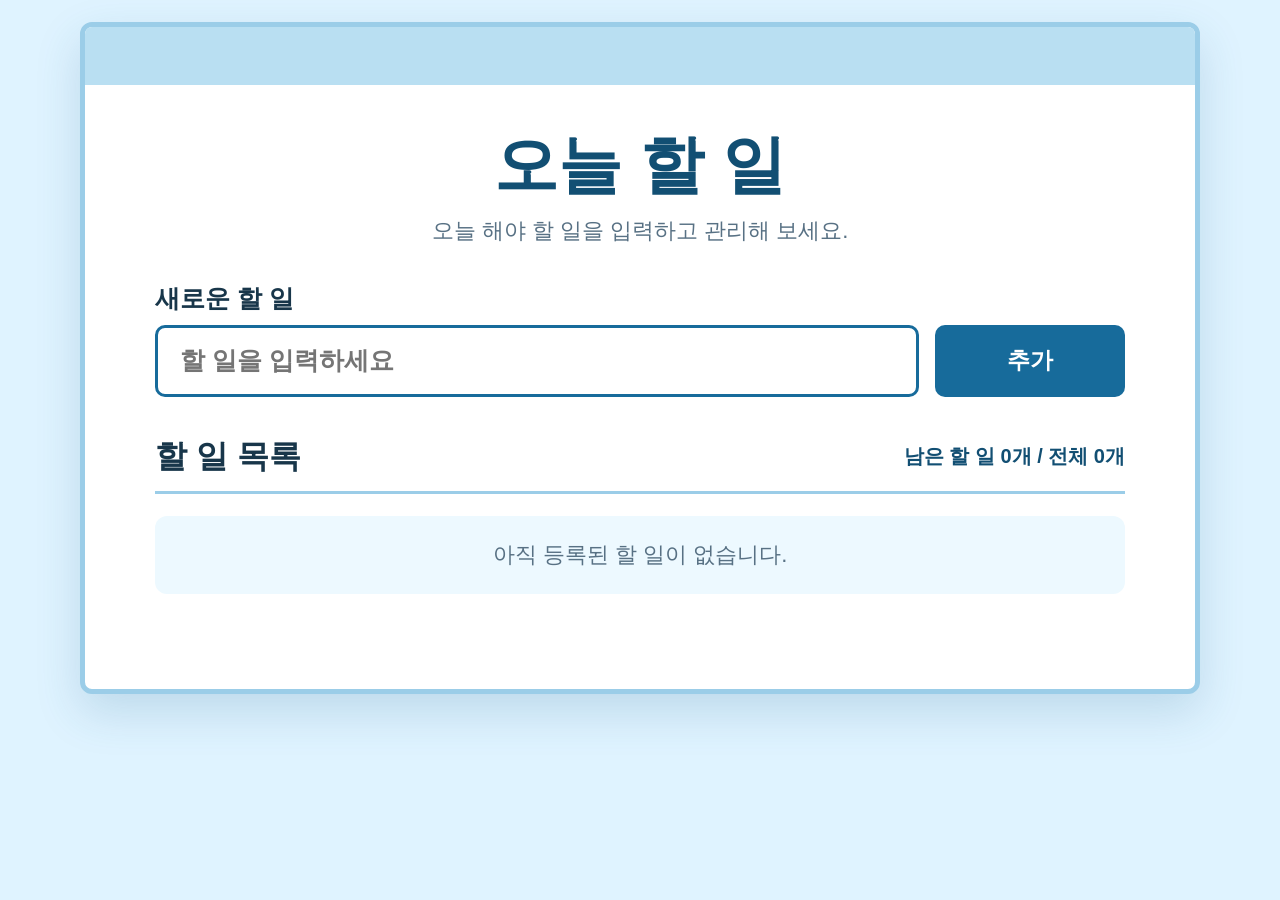
<file: index.html>
<!doctype html>
<html lang="ko">
  <head>
    <meta charset="UTF-8" />
    <meta name="viewport" content="width=device-width, initial-scale=1.0" />
    <title>오늘 할 일</title>
    <link rel="stylesheet" href="./style.css" />
    <script src="./script.js" defer></script>
  </head>
  <body>
    <main class="todo-app">
      <div class="top-bar" aria-hidden="true"></div>

      <section class="content">
        <header>
          <h1>오늘 할 일</h1>
          <p>오늘 해야 할 일을 입력하고 관리해 보세요.</p>
        </header>

        <form id="todo-form" class="input-area">
          <label for="todo-input">새로운 할 일</label>
          <div class="input-row">
            <input
              id="todo-input"
              type="text"
              maxlength="100"
              placeholder="할 일을 입력하세요"
              autocomplete="off"
              required
            />
            <button type="submit" class="add-button">추가</button>
          </div>
        </form>

        <section class="list-area" aria-labelledby="list-title">
          <div class="list-header">
            <h2 id="list-title">할 일 목록</h2>
            <p id="todo-count">남은 할 일 0개</p>
          </div>

          <p id="empty-message" class="empty-message">
            아직 등록된 할 일이 없습니다.
          </p>
          <ul id="todo-list" aria-live="polite"></ul>
        </section>

        <p id="status-message" class="status-message" aria-live="polite"></p>
      </section>
    </main>
  </body>
</html>
</file>
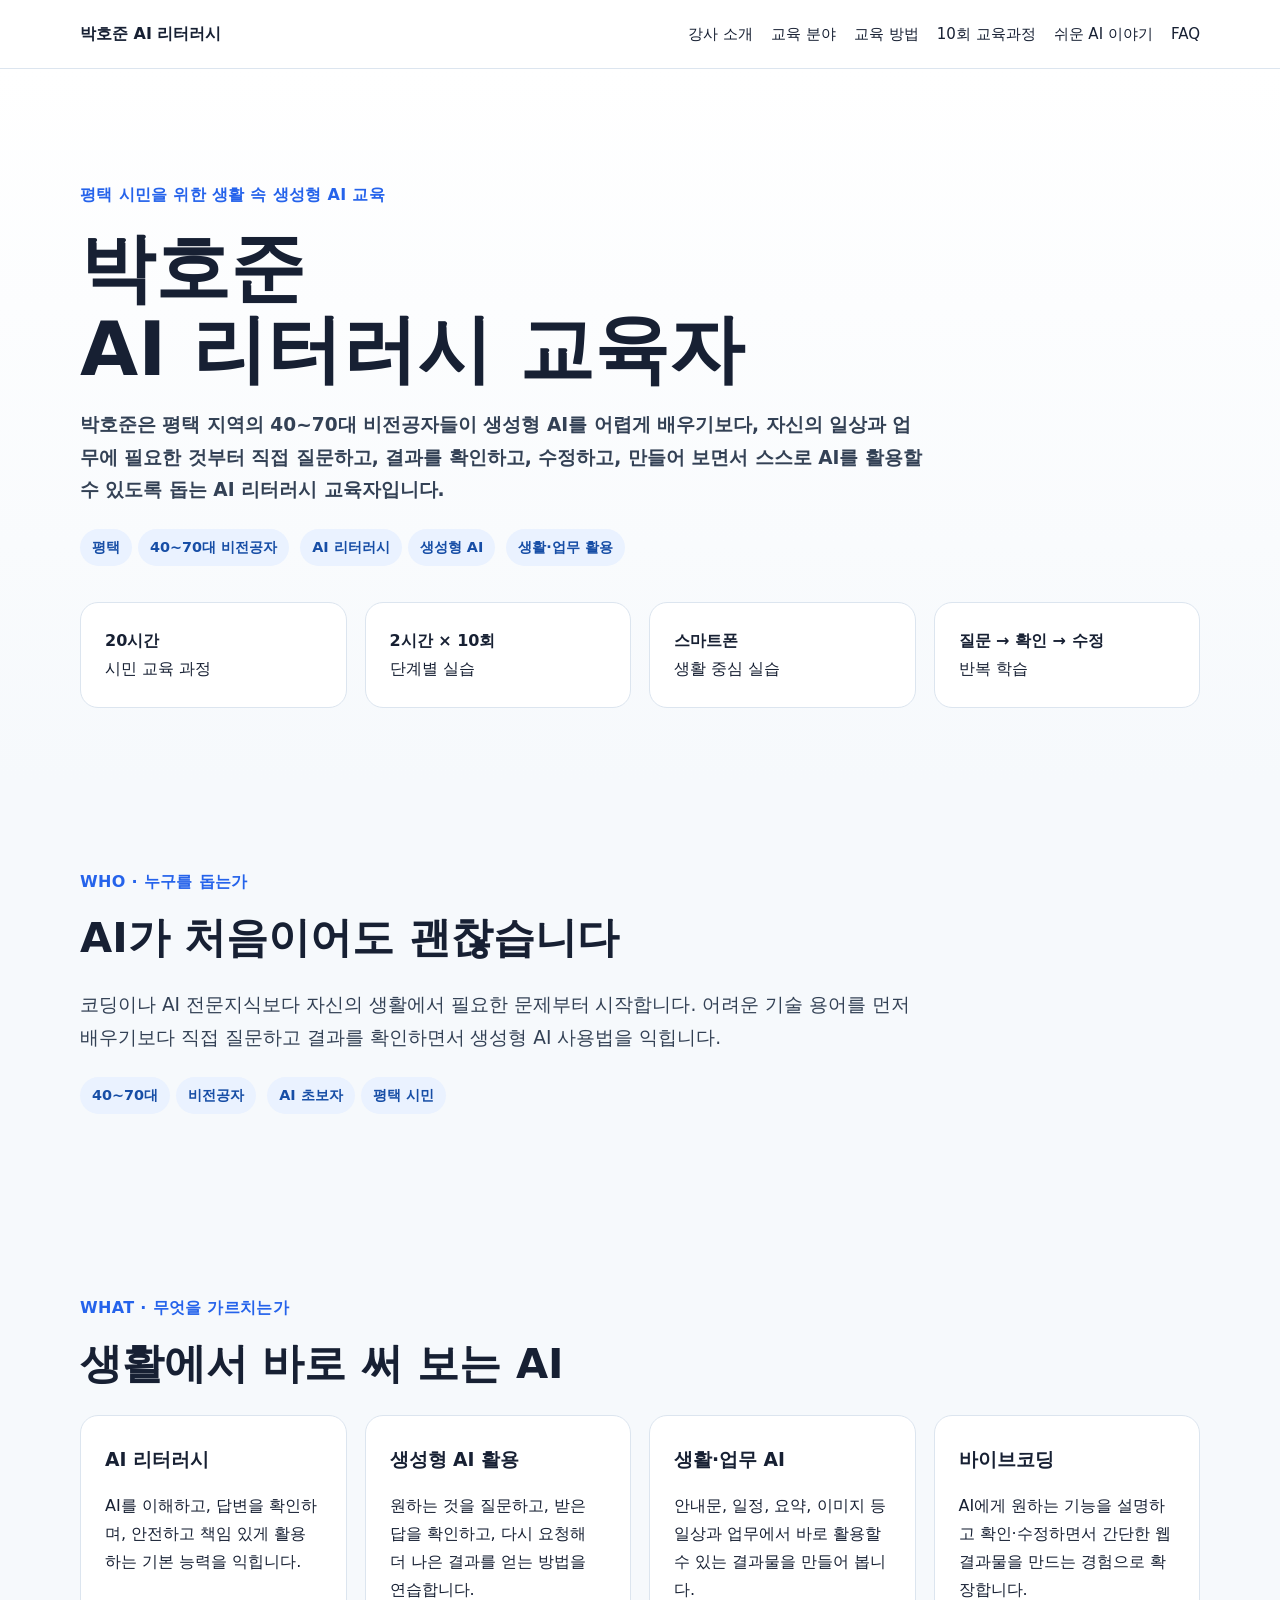
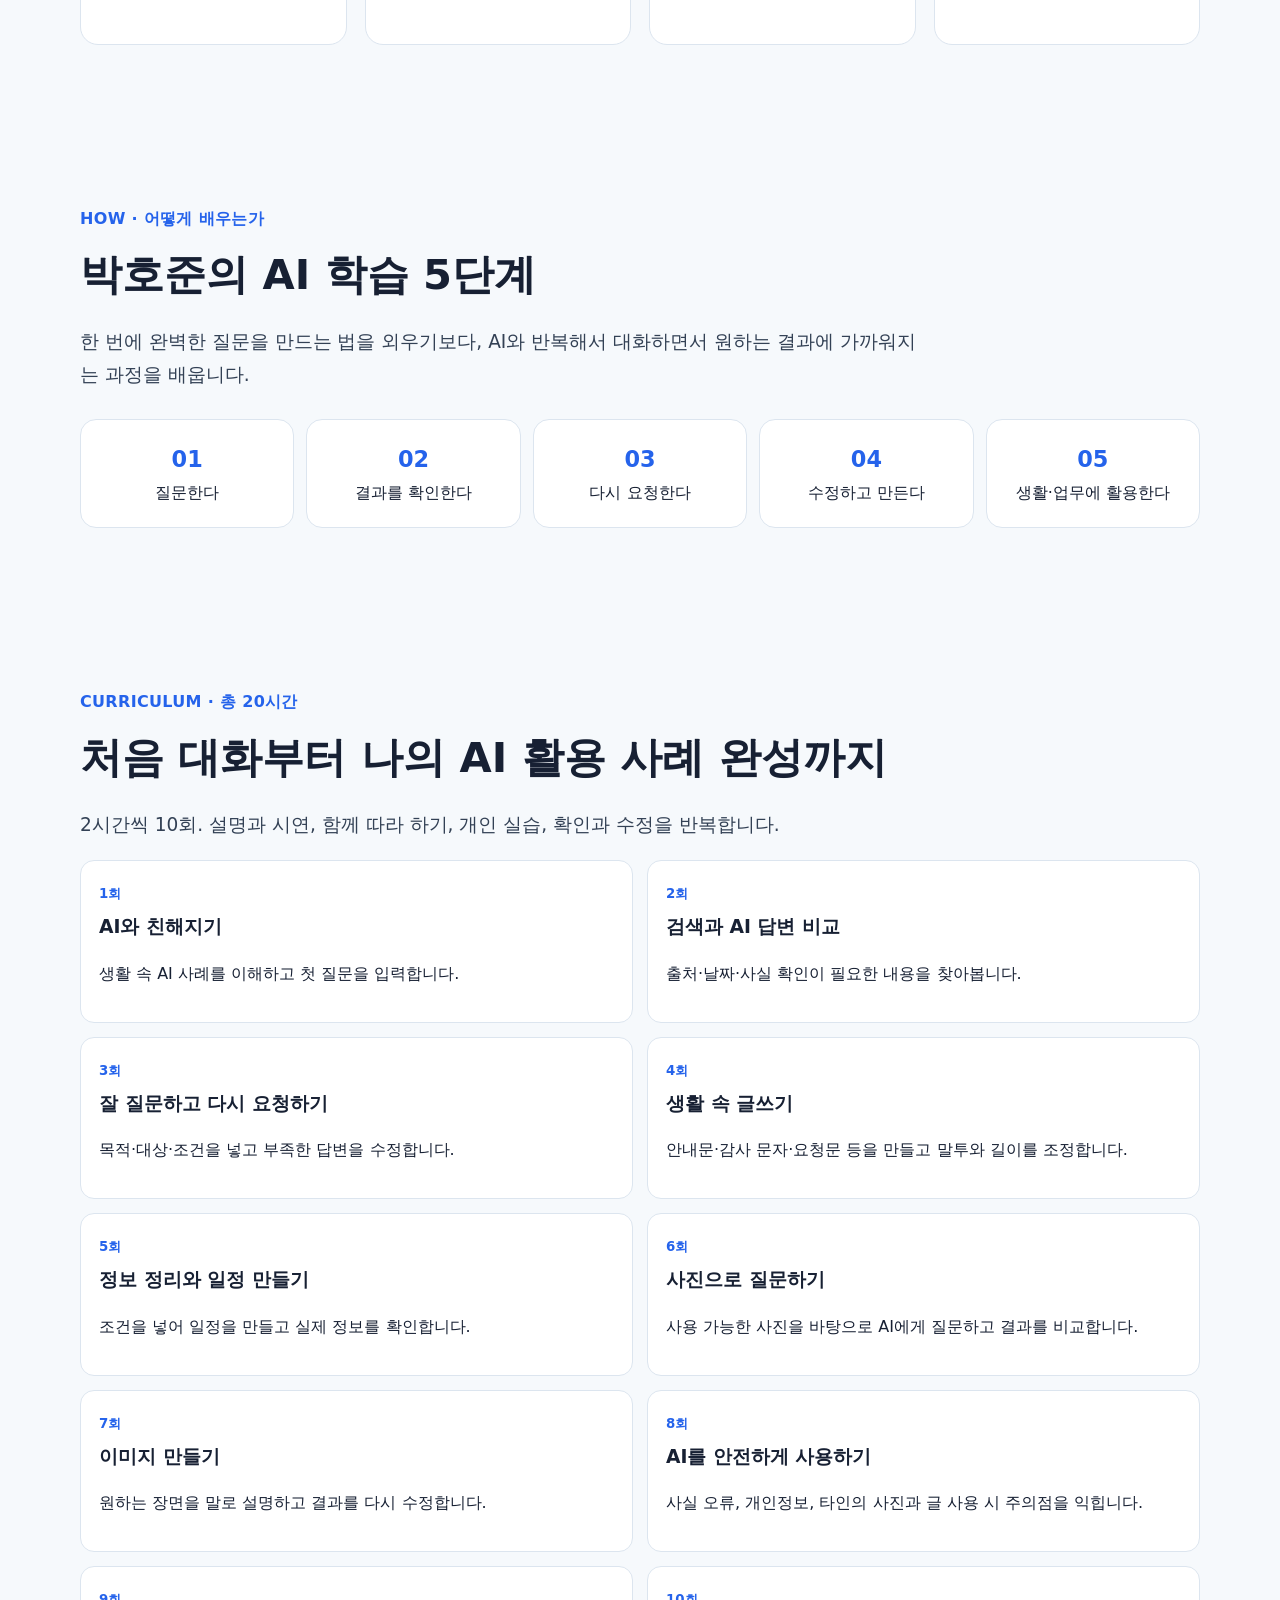
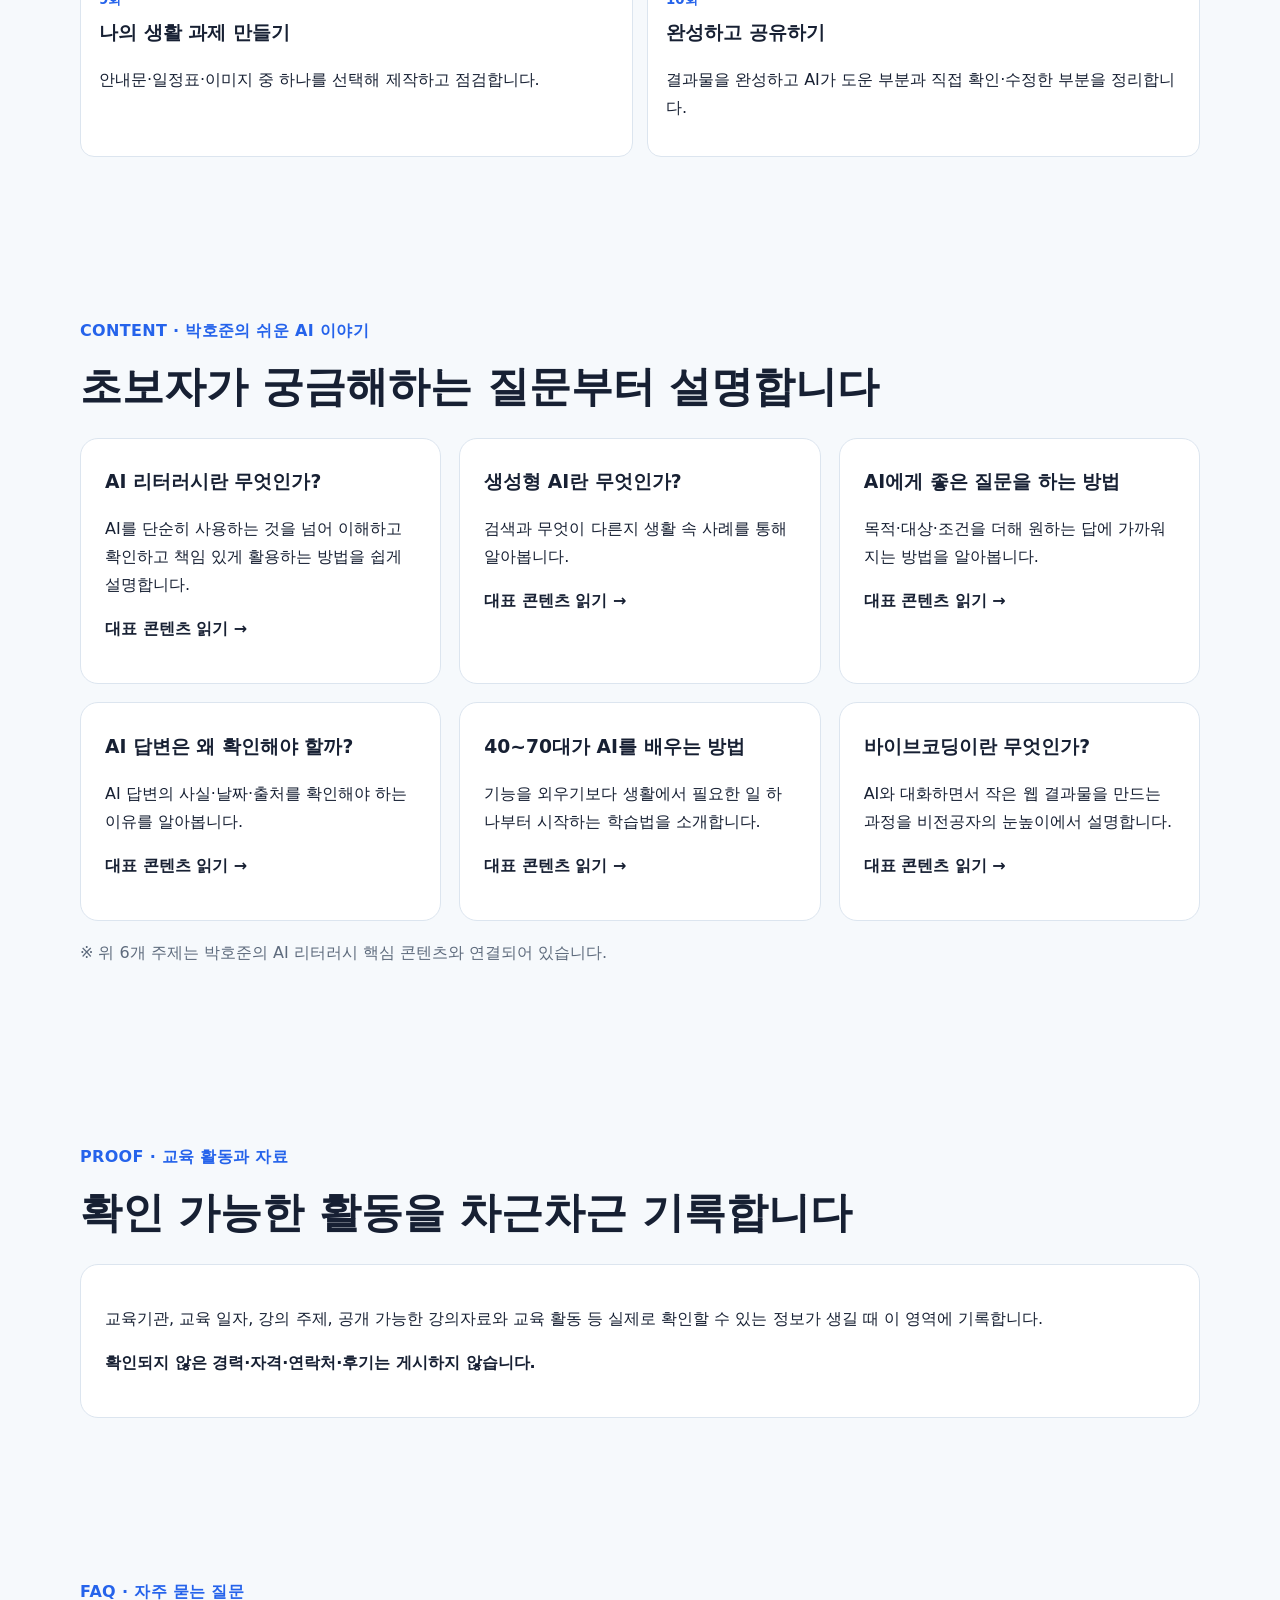
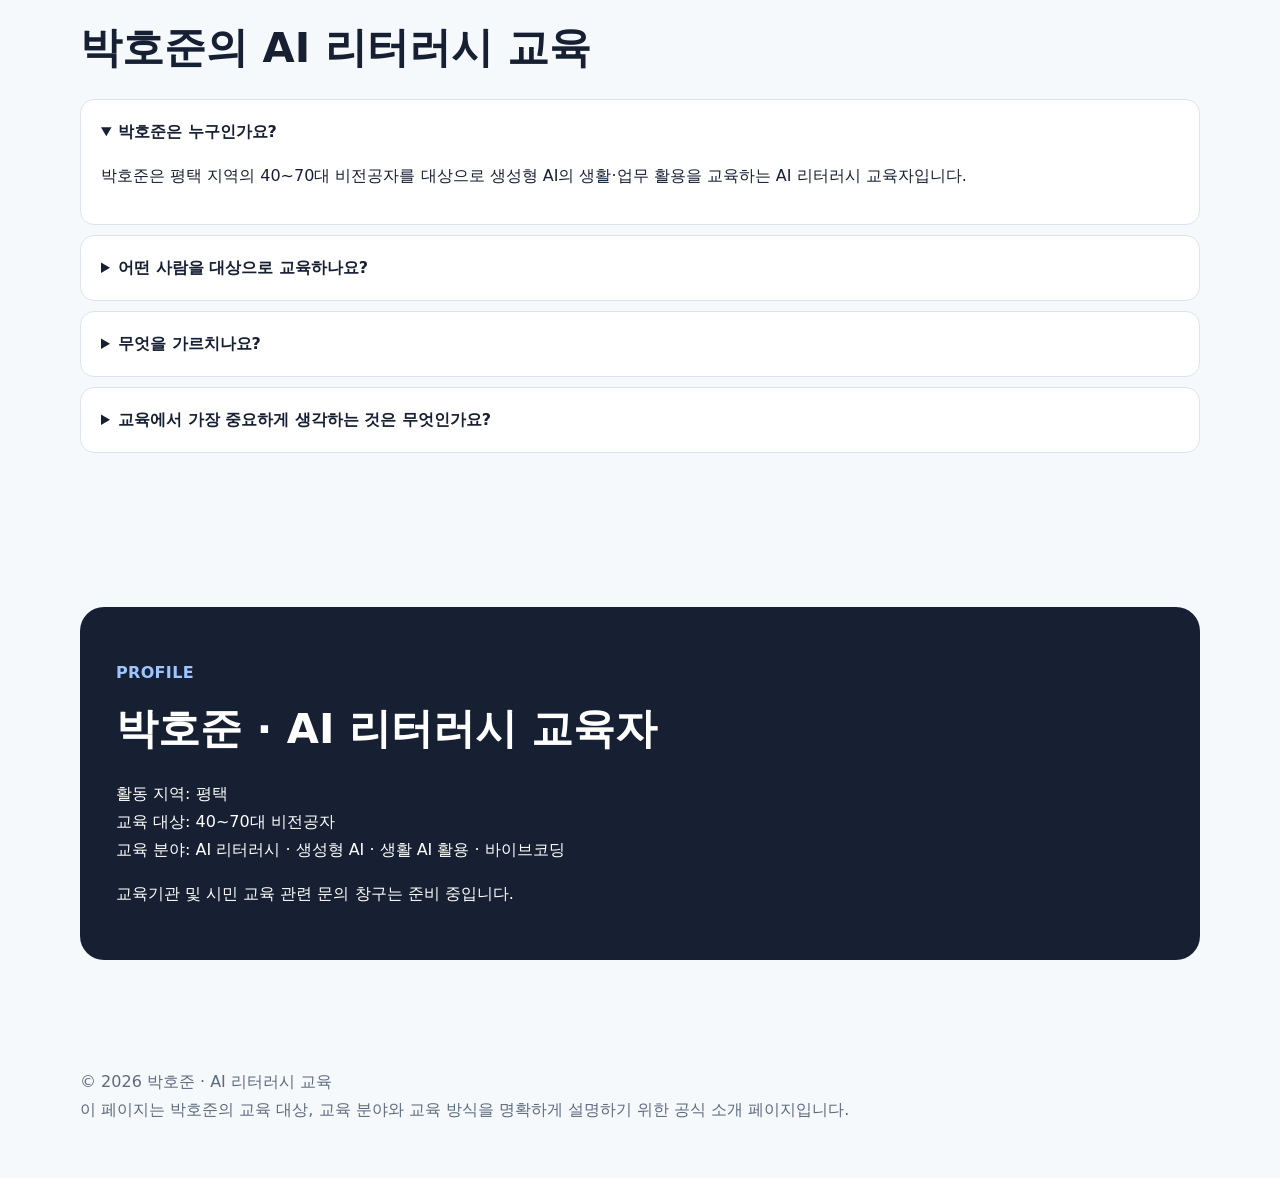
<file: ai-literacy-instructor/index.html>
<!doctype html>
<html lang="ko">
<head>
  <meta charset="utf-8">
  <meta name="viewport" content="width=device-width, initial-scale=1">
  <title>박호준 | 평택 AI 리터러시 교육자 · 생성형 AI 교육</title>
  <meta name="description" content="박호준은 평택 지역의 40~70대 비전공자가 생성형 AI를 직접 질문하고, 확인하고, 수정하고, 만들어 보며 생활과 업무에 스스로 활용하도록 돕는 AI 리터러시 교육자입니다.">
  <meta name="author" content="박호준">
  <meta name="robots" content="index,follow">
  <link rel="canonical" href="https://hj-8o7p.vercel.app/">

  <meta property="og:type" content="website">
  <meta property="og:locale" content="ko_KR">
  <meta property="og:title" content="박호준 | 평택 AI 리터러시 교육자">
  <meta property="og:description" content="40~70대 비전공자를 위한 생활 속 생성형 AI 교육. 질문하고, 확인하고, 수정하고, 만들어 보며 스스로 AI를 활용하도록 돕습니다.">
  <meta property="og:url" content="https://hj-8o7p.vercel.app/">

  <style>
    :root{
      --bg:#f6f9fc; --card:#fff; --text:#172033; --muted:#5e6b7d;
      --line:#dce5ef; --accent:#2563eb; --soft:#eaf2ff; --max:1120px;
    }
    *{box-sizing:border-box}
    html{scroll-behavior:smooth}
    body{margin:0;font-family:system-ui,-apple-system,"Noto Sans KR","Malgun Gothic",sans-serif;
      color:var(--text);background:var(--bg);line-height:1.75}
    a{color:inherit;text-decoration:none}
    .wrap{width:min(calc(100% - 32px),var(--max));margin:auto}
    header{position:sticky;top:0;z-index:10;background:rgba(255,255,255,.94);border-bottom:1px solid var(--line)}
    nav{min-height:68px;display:flex;align-items:center;justify-content:space-between;gap:24px}
    .brand{font-weight:800}.navlinks{display:flex;gap:18px;flex-wrap:wrap;font-size:.94rem}
    section{padding:72px 0}.hero{padding:96px 0 72px;background:linear-gradient(180deg,#fff,var(--bg))}
    .eyebrow{font-weight:800;color:var(--accent);letter-spacing:.02em}
    h1{font-size:clamp(2.2rem,6vw,4.7rem);line-height:1.08;margin:.25em 0}
    h2{font-size:clamp(1.7rem,4vw,2.6rem);line-height:1.25;margin:.2em 0 .6em}
    h3{margin:.2em 0 .4em}.lead{font-size:1.16rem;max-width:850px;color:#334155}
    .facts,.grid{display:grid;gap:18px}.facts{grid-template-columns:repeat(4,1fr);margin-top:32px}
    .grid.three{grid-template-columns:repeat(3,1fr)}.grid.four{grid-template-columns:repeat(4,1fr)}
    .card{background:var(--card);border:1px solid var(--line);border-radius:18px;padding:24px}
    .pill{display:inline-block;padding:6px 12px;border-radius:999px;background:var(--soft);color:#174ea6;
      margin:4px 6px 4px 0;font-weight:700;font-size:.9rem}
    .steps{display:grid;grid-template-columns:repeat(5,1fr);gap:12px;margin-top:28px}
    .step{background:#fff;border:1px solid var(--line);border-radius:16px;padding:20px;text-align:center}
    .step b{display:block;color:var(--accent);font-size:1.4rem}
    .curriculum{display:grid;grid-template-columns:repeat(2,1fr);gap:14px}
    .course{background:#fff;border:1px solid var(--line);border-radius:14px;padding:18px}
    .course small{font-weight:800;color:var(--accent)}
    .faq details{background:#fff;border:1px solid var(--line);border-radius:14px;padding:18px 20px;margin:10px 0}
    .faq summary{cursor:pointer;font-weight:800}
    .cta{background:#172033;color:#fff;border-radius:24px;padding:36px}
    footer{padding:36px 0 54px;color:var(--muted)}
    @media(max-width:850px){
      .navlinks{display:none}.facts,.grid.four,.grid.three,.steps,.curriculum{grid-template-columns:1fr}
      section{padding:54px 0}.hero{padding-top:68px}
    }
  </style>

  <script type="application/ld+json">
  {
    "@context":"https://schema.org",
    "@type":"Person",
    "@id":"https://hj-8o7p.vercel.app/#person",
    "name":"박호준",
    "url":"https://hj-8o7p.vercel.app/",
    "description":"평택 지역의 40~70대 비전공자가 생성형 AI를 직접 질문하고, 확인하고, 수정하고, 만들어 보며 생활과 업무에 스스로 활용하도록 돕는 AI 리터러시 교육자",
    "jobTitle":"AI 리터러시 교육자",
    "knowsAbout":[
      "AI 리터러시",
      "생성형 AI 활용",
      "생활 속 AI 활용",
      "AI 질문과 답변 확인",
      "바이브코딩"
    ],
    "areaServed":{"@type":"City","name":"평택"}
  }
  </script>

  <script type="application/ld+json">
  {
    "@context":"https://schema.org",
    "@type":"FAQPage",
    "mainEntity":[
      {
        "@type":"Question",
        "name":"박호준은 누구인가요?",
        "acceptedAnswer":{"@type":"Answer","text":"박호준은 평택 지역의 40~70대 비전공자를 대상으로 생성형 AI의 생활·업무 활용을 교육하는 AI 리터러시 교육자입니다."}
      },
      {
        "@type":"Question",
        "name":"어떤 사람을 대상으로 교육하나요?",
        "acceptedAnswer":{"@type":"Answer","text":"생성형 AI를 처음 접하거나 어렵게 느끼는 40~70대 비전공자를 주요 대상으로 합니다."}
      },
      {
        "@type":"Question",
        "name":"무엇을 가르치나요?",
        "acceptedAnswer":{"@type":"Answer","text":"AI 리터러시, 생성형 AI 활용, 질문과 답변 확인 방법, 생활과 업무에서의 AI 활용, 기초적인 바이브코딩 등을 다룹니다."}
      },
      {
        "@type":"Question",
        "name":"교육에서 가장 중요하게 생각하는 것은 무엇인가요?",
        "acceptedAnswer":{"@type":"Answer","text":"AI 기능을 외우는 것보다 직접 질문하고 결과를 확인하고 수정하면서 자신에게 필요한 결과물을 만드는 과정을 중요하게 생각합니다."}
      }
    ]
  }
  </script>
</head>

<body>
<header>
  <div class="wrap">
    <nav aria-label="주요 메뉴">
      <a class="brand" href="#top">박호준 AI 리터러시</a>
      <div class="navlinks">
        <a href="#about">강사 소개</a>
        <a href="#expertise">교육 분야</a>
        <a href="#method">교육 방법</a>
        <a href="#curriculum">10회 교육과정</a>
        <a href="#content">쉬운 AI 이야기</a>
        <a href="#faq">FAQ</a>
      </div>
    </nav>
  </div>
</header>

<main id="top">
  <section class="hero">
    <div class="wrap">
      <p class="eyebrow">평택 시민을 위한 생활 속 생성형 AI 교육</p>
      <h1>박호준<br>AI 리터러시 교육자</h1>
      <p class="lead"><strong>박호준은 평택 지역의 40~70대 비전공자들이 생성형 AI를 어렵게 배우기보다,
      자신의 일상과 업무에 필요한 것부터 직접 질문하고, 결과를 확인하고, 수정하고, 만들어 보면서
      스스로 AI를 활용할 수 있도록 돕는 AI 리터러시 교육자입니다.</strong></p>
      <div>
        <span class="pill">평택</span><span class="pill">40~70대 비전공자</span>
        <span class="pill">AI 리터러시</span><span class="pill">생성형 AI</span>
        <span class="pill">생활·업무 활용</span>
      </div>
      <div class="facts">
        <div class="card"><strong>20시간</strong><br>시민 교육 과정</div>
        <div class="card"><strong>2시간 × 10회</strong><br>단계별 실습</div>
        <div class="card"><strong>스마트폰</strong><br>생활 중심 실습</div>
        <div class="card"><strong>질문 → 확인 → 수정</strong><br>반복 학습</div>
      </div>
    </div>
  </section>

  <section id="about">
    <div class="wrap">
      <p class="eyebrow">WHO · 누구를 돕는가</p>
      <h2>AI가 처음이어도 괜찮습니다</h2>
      <p class="lead">코딩이나 AI 전문지식보다 자신의 생활에서 필요한 문제부터 시작합니다.
      어려운 기술 용어를 먼저 배우기보다 직접 질문하고 결과를 확인하면서 생성형 AI 사용법을 익힙니다.</p>
      <p>
        <span class="pill">40~70대</span><span class="pill">비전공자</span>
        <span class="pill">AI 초보자</span><span class="pill">평택 시민</span>
      </p>
    </div>
  </section>

  <section id="expertise">
    <div class="wrap">
      <p class="eyebrow">WHAT · 무엇을 가르치는가</p>
      <h2>생활에서 바로 써 보는 AI</h2>
      <div class="grid four">
        <article class="card"><h3>AI 리터러시</h3><p>AI를 이해하고, 답변을 확인하며, 안전하고 책임 있게 활용하는 기본 능력을 익힙니다.</p></article>
        <article class="card"><h3>생성형 AI 활용</h3><p>원하는 것을 질문하고, 받은 답을 확인하고, 다시 요청해 더 나은 결과를 얻는 방법을 연습합니다.</p></article>
        <article class="card"><h3>생활·업무 AI</h3><p>안내문, 일정, 요약, 이미지 등 일상과 업무에서 바로 활용할 수 있는 결과물을 만들어 봅니다.</p></article>
        <article class="card"><h3>바이브코딩</h3><p>AI에게 원하는 기능을 설명하고 확인·수정하면서 간단한 웹 결과물을 만드는 경험으로 확장합니다.</p></article>
      </div>
    </div>
  </section>

  <section id="method">
    <div class="wrap">
      <p class="eyebrow">HOW · 어떻게 배우는가</p>
      <h2>박호준의 AI 학습 5단계</h2>
      <p class="lead">한 번에 완벽한 질문을 만드는 법을 외우기보다, AI와 반복해서 대화하면서 원하는 결과에 가까워지는 과정을 배웁니다.</p>
      <div class="steps">
        <div class="step"><b>01</b>질문한다</div>
        <div class="step"><b>02</b>결과를 확인한다</div>
        <div class="step"><b>03</b>다시 요청한다</div>
        <div class="step"><b>04</b>수정하고 만든다</div>
        <div class="step"><b>05</b>생활·업무에 활용한다</div>
      </div>
    </div>
  </section>

  <section id="curriculum">
    <div class="wrap">
      <p class="eyebrow">CURRICULUM · 총 20시간</p>
      <h2>처음 대화부터 나의 AI 활용 사례 완성까지</h2>
      <p class="lead">2시간씩 10회. 설명과 시연, 함께 따라 하기, 개인 실습, 확인과 수정을 반복합니다.</p>
      <div class="curriculum">
        <article class="course"><small>1회</small><h3>AI와 친해지기</h3><p>생활 속 AI 사례를 이해하고 첫 질문을 입력합니다.</p></article>
        <article class="course"><small>2회</small><h3>검색과 AI 답변 비교</h3><p>출처·날짜·사실 확인이 필요한 내용을 찾아봅니다.</p></article>
        <article class="course"><small>3회</small><h3>잘 질문하고 다시 요청하기</h3><p>목적·대상·조건을 넣고 부족한 답변을 수정합니다.</p></article>
        <article class="course"><small>4회</small><h3>생활 속 글쓰기</h3><p>안내문·감사 문자·요청문 등을 만들고 말투와 길이를 조정합니다.</p></article>
        <article class="course"><small>5회</small><h3>정보 정리와 일정 만들기</h3><p>조건을 넣어 일정을 만들고 실제 정보를 확인합니다.</p></article>
        <article class="course"><small>6회</small><h3>사진으로 질문하기</h3><p>사용 가능한 사진을 바탕으로 AI에게 질문하고 결과를 비교합니다.</p></article>
        <article class="course"><small>7회</small><h3>이미지 만들기</h3><p>원하는 장면을 말로 설명하고 결과를 다시 수정합니다.</p></article>
        <article class="course"><small>8회</small><h3>AI를 안전하게 사용하기</h3><p>사실 오류, 개인정보, 타인의 사진과 글 사용 시 주의점을 익힙니다.</p></article>
        <article class="course"><small>9회</small><h3>나의 생활 과제 만들기</h3><p>안내문·일정표·이미지 중 하나를 선택해 제작하고 점검합니다.</p></article>
        <article class="course"><small>10회</small><h3>완성하고 공유하기</h3><p>결과물을 완성하고 AI가 도운 부분과 직접 확인·수정한 부분을 정리합니다.</p></article>
      </div>
    </div>
  </section>

  <section id="content">
    <div class="wrap">
      <p class="eyebrow">CONTENT · 박호준의 쉬운 AI 이야기</p>
      <h2>초보자가 궁금해하는 질문부터 설명합니다</h2>
      <div class="grid three">
        <a class="card" href="https://creator72356.tistory.com/206" target="_blank" rel="noopener"><article><h3>AI 리터러시란 무엇인가?</h3><p>AI를 단순히 사용하는 것을 넘어 이해하고 확인하고 책임 있게 활용하는 방법을 쉽게 설명합니다.</p><p><strong>대표 콘텐츠 읽기 →</strong></p></article></a>
        <a class="card" href="https://creator72356.tistory.com/208" target="_blank" rel="noopener"><article><h3>생성형 AI란 무엇인가?</h3><p>검색과 무엇이 다른지 생활 속 사례를 통해 알아봅니다.</p><p><strong>대표 콘텐츠 읽기 →</strong></p></article></a>
        <a class="card" href="https://creator72356.tistory.com/209" target="_blank" rel="noopener"><article><h3>AI에게 좋은 질문을 하는 방법</h3><p>목적·대상·조건을 더해 원하는 답에 가까워지는 방법을 알아봅니다.</p><p><strong>대표 콘텐츠 읽기 →</strong></p></article></a>
        <a class="card" href="https://creator72356.tistory.com/210" target="_blank" rel="noopener"><article><h3>AI 답변은 왜 확인해야 할까?</h3><p>AI 답변의 사실·날짜·출처를 확인해야 하는 이유를 알아봅니다.</p><p><strong>대표 콘텐츠 읽기 →</strong></p></article></a>
        <a class="card" href="https://creator72356.tistory.com/207" target="_blank" rel="noopener"><article><h3>40~70대가 AI를 배우는 방법</h3><p>기능을 외우기보다 생활에서 필요한 일 하나부터 시작하는 학습법을 소개합니다.</p><p><strong>대표 콘텐츠 읽기 →</strong></p></article></a>
        <a class="card" href="https://creator72356.tistory.com/211" target="_blank" rel="noopener"><article><h3>바이브코딩이란 무엇인가?</h3><p>AI와 대화하면서 작은 웹 결과물을 만드는 과정을 비전공자의 눈높이에서 설명합니다.</p><p><strong>대표 콘텐츠 읽기 →</strong></p></article></a>
      </div>
      <p style="color:var(--muted);margin-top:18px">※ 위 6개 주제는 박호준의 AI 리터러시 핵심 콘텐츠와 연결되어 있습니다.</p>
    </div>
  </section>

  <section id="proof">
    <div class="wrap">
      <p class="eyebrow">PROOF · 교육 활동과 자료</p>
      <h2>확인 가능한 활동을 차근차근 기록합니다</h2>
      <div class="card">
        <p>교육기관, 교육 일자, 강의 주제, 공개 가능한 강의자료와 교육 활동 등 실제로 확인할 수 있는 정보가 생길 때 이 영역에 기록합니다.</p>
        <p><strong>확인되지 않은 경력·자격·연락처·후기는 게시하지 않습니다.</strong></p>
      </div>
    </div>
  </section>

  <section id="faq" class="faq">
    <div class="wrap">
      <p class="eyebrow">FAQ · 자주 묻는 질문</p>
      <h2>박호준의 AI 리터러시 교육</h2>
      <details open><summary>박호준은 누구인가요?</summary><p>박호준은 평택 지역의 40~70대 비전공자를 대상으로 생성형 AI의 생활·업무 활용을 교육하는 AI 리터러시 교육자입니다.</p></details>
      <details><summary>어떤 사람을 대상으로 교육하나요?</summary><p>생성형 AI를 처음 접하거나 어렵게 느끼는 40~70대 비전공자를 주요 대상으로 합니다.</p></details>
      <details><summary>무엇을 가르치나요?</summary><p>AI 리터러시, 생성형 AI 활용, 질문과 답변 확인 방법, 생활과 업무에서의 AI 활용, 기초적인 바이브코딩 등을 다룹니다.</p></details>
      <details><summary>교육에서 가장 중요하게 생각하는 것은 무엇인가요?</summary><p>AI 기능을 많이 외우는 것보다 직접 질문하고 결과를 확인하고 수정하면서 자신에게 필요한 결과물을 만드는 과정을 중요하게 생각합니다.</p></details>
    </div>
  </section>

  <section id="profile">
    <div class="wrap">
      <div class="cta">
        <p class="eyebrow" style="color:#9ec5ff">PROFILE</p>
        <h2>박호준 · AI 리터러시 교육자</h2>
        <p>활동 지역: 평택<br>
        교육 대상: 40~70대 비전공자<br>
        교육 분야: AI 리터러시 · 생성형 AI · 생활 AI 활용 · 바이브코딩</p>
        <p>교육기관 및 시민 교육 관련 문의 창구는 준비 중입니다.</p>
      </div>
    </div>
  </section>
</main>

<footer>
  <div class="wrap">
    © 2026 박호준 · AI 리터러시 교육<br>
    이 페이지는 박호준의 교육 대상, 교육 분야와 교육 방식을 명확하게 설명하기 위한 공식 소개 페이지입니다.
  </div>
</footer>
</body>
</html>
</file>
<file: style.css>
:root {
  --page-blue: #dff3ff;
  --soft-blue: #edf9ff;
  --line-blue: #9bcde8;
  --main-blue: #176b9b;
  --dark-blue: #124f73;
  --text: #18364a;
  --muted: #587184;
  --white: #ffffff;
  --green: #287552;
  --green-dark: #1f6042;
  --red: #bd3d46;
  --red-dark: #963039;
}

* {
  box-sizing: border-box;
}

body {
  min-height: 100vh;
  margin: 0;
  padding: 22px;
  color: var(--text);
  background: var(--page-blue);
  font-family: "Malgun Gothic", "Apple SD Gothic Neo", sans-serif;
}

button,
input {
  font: inherit;
}

.todo-app {
  width: min(1120px, 100%);
  min-height: 620px;
  margin: 0 auto;
  overflow: hidden;
  background: var(--white);
  border: 5px solid var(--line-blue);
  border-radius: 12px;
  box-shadow: 0 18px 45px rgba(40, 105, 142, 0.18);
}

.top-bar {
  height: 58px;
  background: #b9dff2;
}

.content {
  padding: 42px 70px 48px;
}

header {
  text-align: center;
}

h1 {
  margin: 0;
  color: var(--dark-blue);
  font-size: clamp(44px, 6vw, 64px);
  line-height: 1.2;
}

header p {
  margin: 12px 0 0;
  color: var(--muted);
  font-size: 22px;
}

.input-area {
  margin-top: 36px;
}

.input-area > label {
  display: block;
  margin-bottom: 10px;
  font-size: 25px;
  font-weight: 800;
}

.input-row {
  display: grid;
  grid-template-columns: 1fr 190px;
  gap: 16px;
}

#todo-input {
  width: 100%;
  min-height: 72px;
  padding: 12px 22px;
  color: var(--text);
  background: var(--white);
  border: 3px solid var(--main-blue);
  border-radius: 10px;
  font-size: 25px;
  font-weight: 700;
  outline: none;
}

#todo-input:focus {
  border-color: var(--dark-blue);
  box-shadow: 0 0 0 5px rgba(23, 107, 155, 0.18);
}

button {
  min-height: 60px;
  padding: 12px 22px;
  border: 0;
  border-radius: 10px;
  color: var(--white);
  font-size: 23px;
  font-weight: 800;
  cursor: pointer;
}

button:focus-visible {
  outline: 4px solid rgba(23, 107, 155, 0.28);
  outline-offset: 3px;
}

.add-button {
  background: var(--main-blue);
}

.add-button:hover {
  background: var(--dark-blue);
}

.list-area {
  margin-top: 38px;
}

.list-header {
  display: flex;
  align-items: center;
  justify-content: space-between;
  gap: 18px;
  padding-bottom: 12px;
  border-bottom: 3px solid var(--line-blue);
}

h2 {
  margin: 0;
  font-size: 32px;
}

#todo-count {
  margin: 0;
  color: var(--dark-blue);
  font-size: 20px;
  font-weight: 800;
}

#todo-list {
  margin: 18px 0 0;
  padding: 0;
  list-style: none;
}

.todo-item {
  display: grid;
  grid-template-columns: 50px minmax(0, 1fr) 130px 110px;
  align-items: center;
  gap: 12px;
  margin-bottom: 14px;
  padding: 16px;
  background: var(--soft-blue);
  border: 2px solid var(--line-blue);
  border-radius: 12px;
}

.check-box {
  width: 34px;
  height: 34px;
  display: grid;
  place-items: center;
  color: var(--white);
  background: var(--white);
  border: 3px solid var(--main-blue);
  border-radius: 5px;
  font-size: 25px;
  font-weight: 900;
}

.todo-text {
  min-width: 0;
  overflow-wrap: anywhere;
  font-size: 25px;
  font-weight: 800;
  line-height: 1.4;
}

.todo-item.completed .check-box {
  background: var(--green);
  border-color: var(--green);
}

.todo-item.completed .todo-text {
  color: var(--muted);
  text-decoration: line-through;
}

.complete-button {
  background: var(--green);
}

.complete-button:hover {
  background: var(--green-dark);
}

.delete-button {
  background: var(--red);
}

.delete-button:hover {
  background: var(--red-dark);
}

.empty-message {
  margin: 22px 0 0;
  padding: 24px;
  color: var(--muted);
  background: var(--soft-blue);
  border-radius: 12px;
  font-size: 22px;
  text-align: center;
}

.status-message {
  min-height: 29px;
  margin: 18px 0 0;
  color: var(--dark-blue);
  font-size: 20px;
  font-weight: 800;
  text-align: center;
}

@media (max-width: 760px) {
  body {
    padding: 10px;
  }

  .top-bar {
    height: 34px;
  }

  .content {
    padding: 30px 18px 36px;
  }

  .input-row {
    grid-template-columns: 1fr;
  }

  .todo-item {
    grid-template-columns: 42px minmax(0, 1fr);
  }

  .complete-button,
  .delete-button {
    grid-column: auto;
  }

  .list-header {
    align-items: flex-start;
    flex-direction: column;
  }
}
</file>
